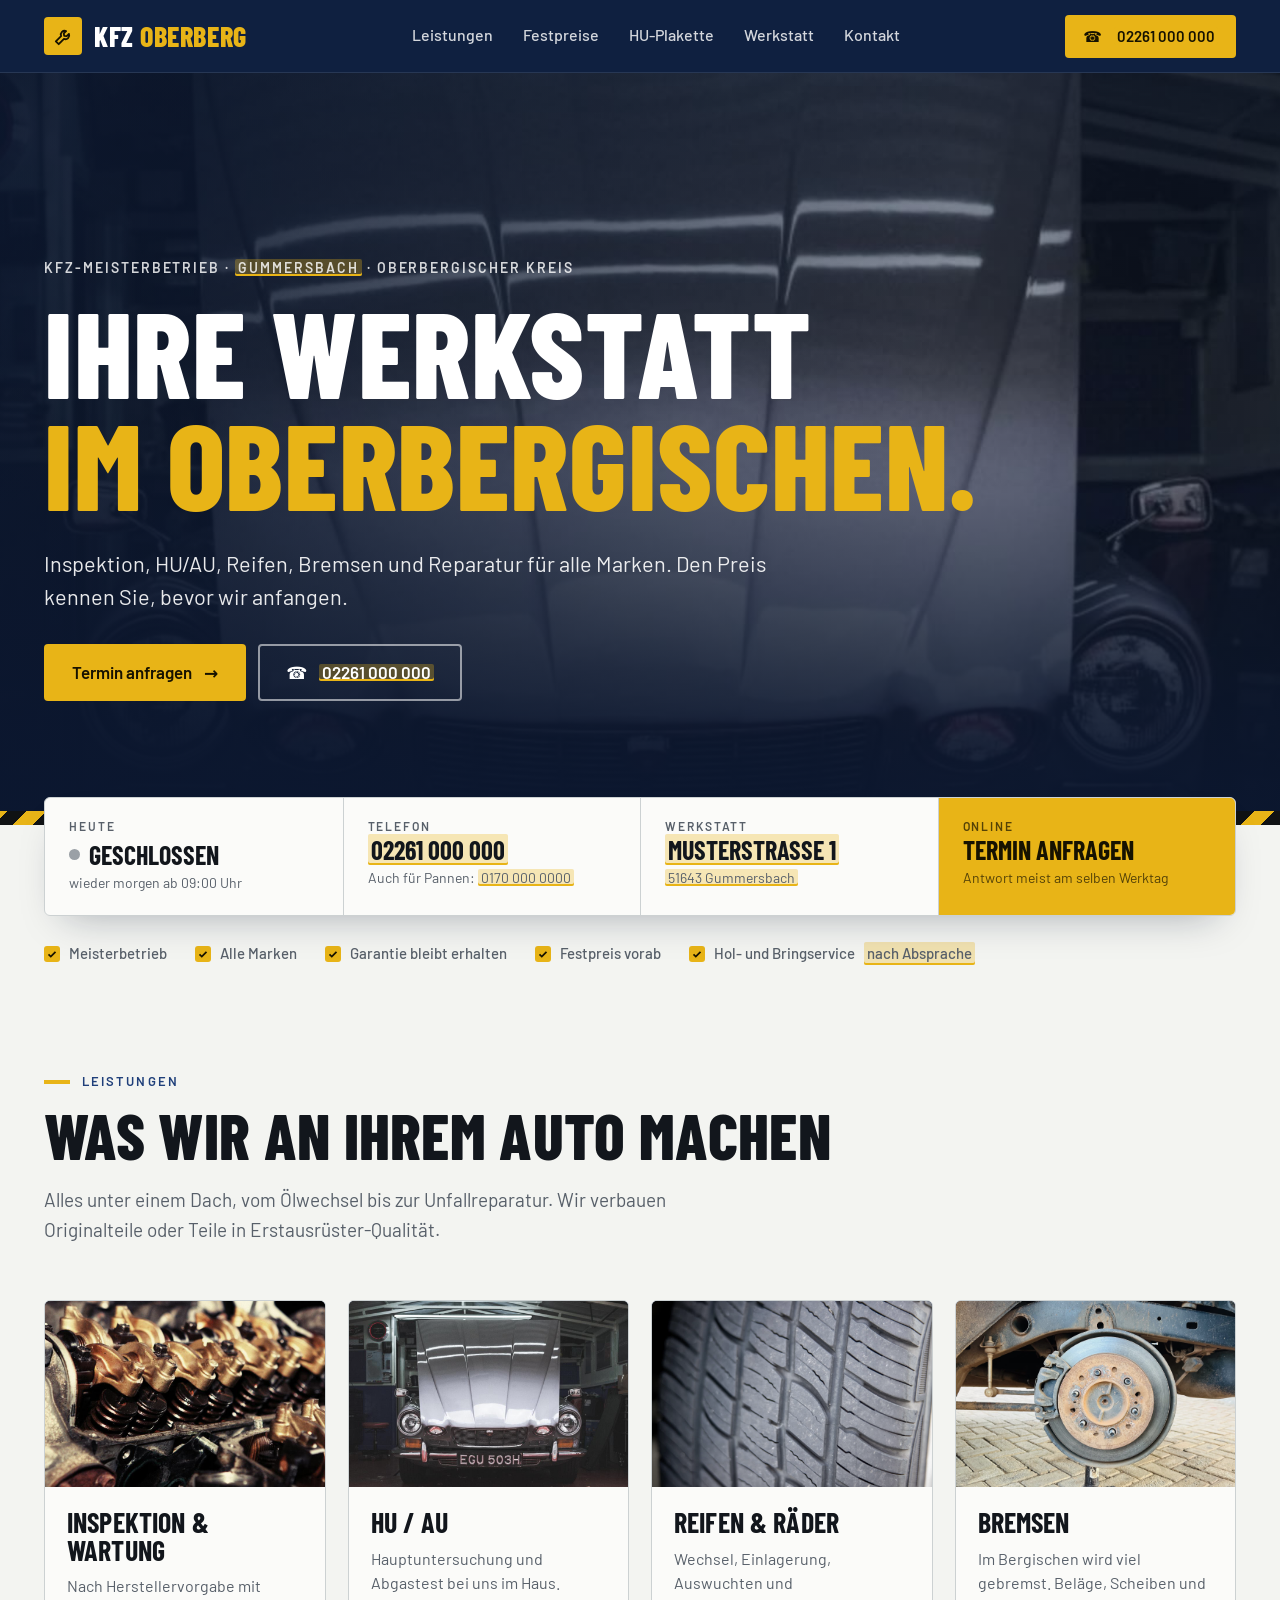
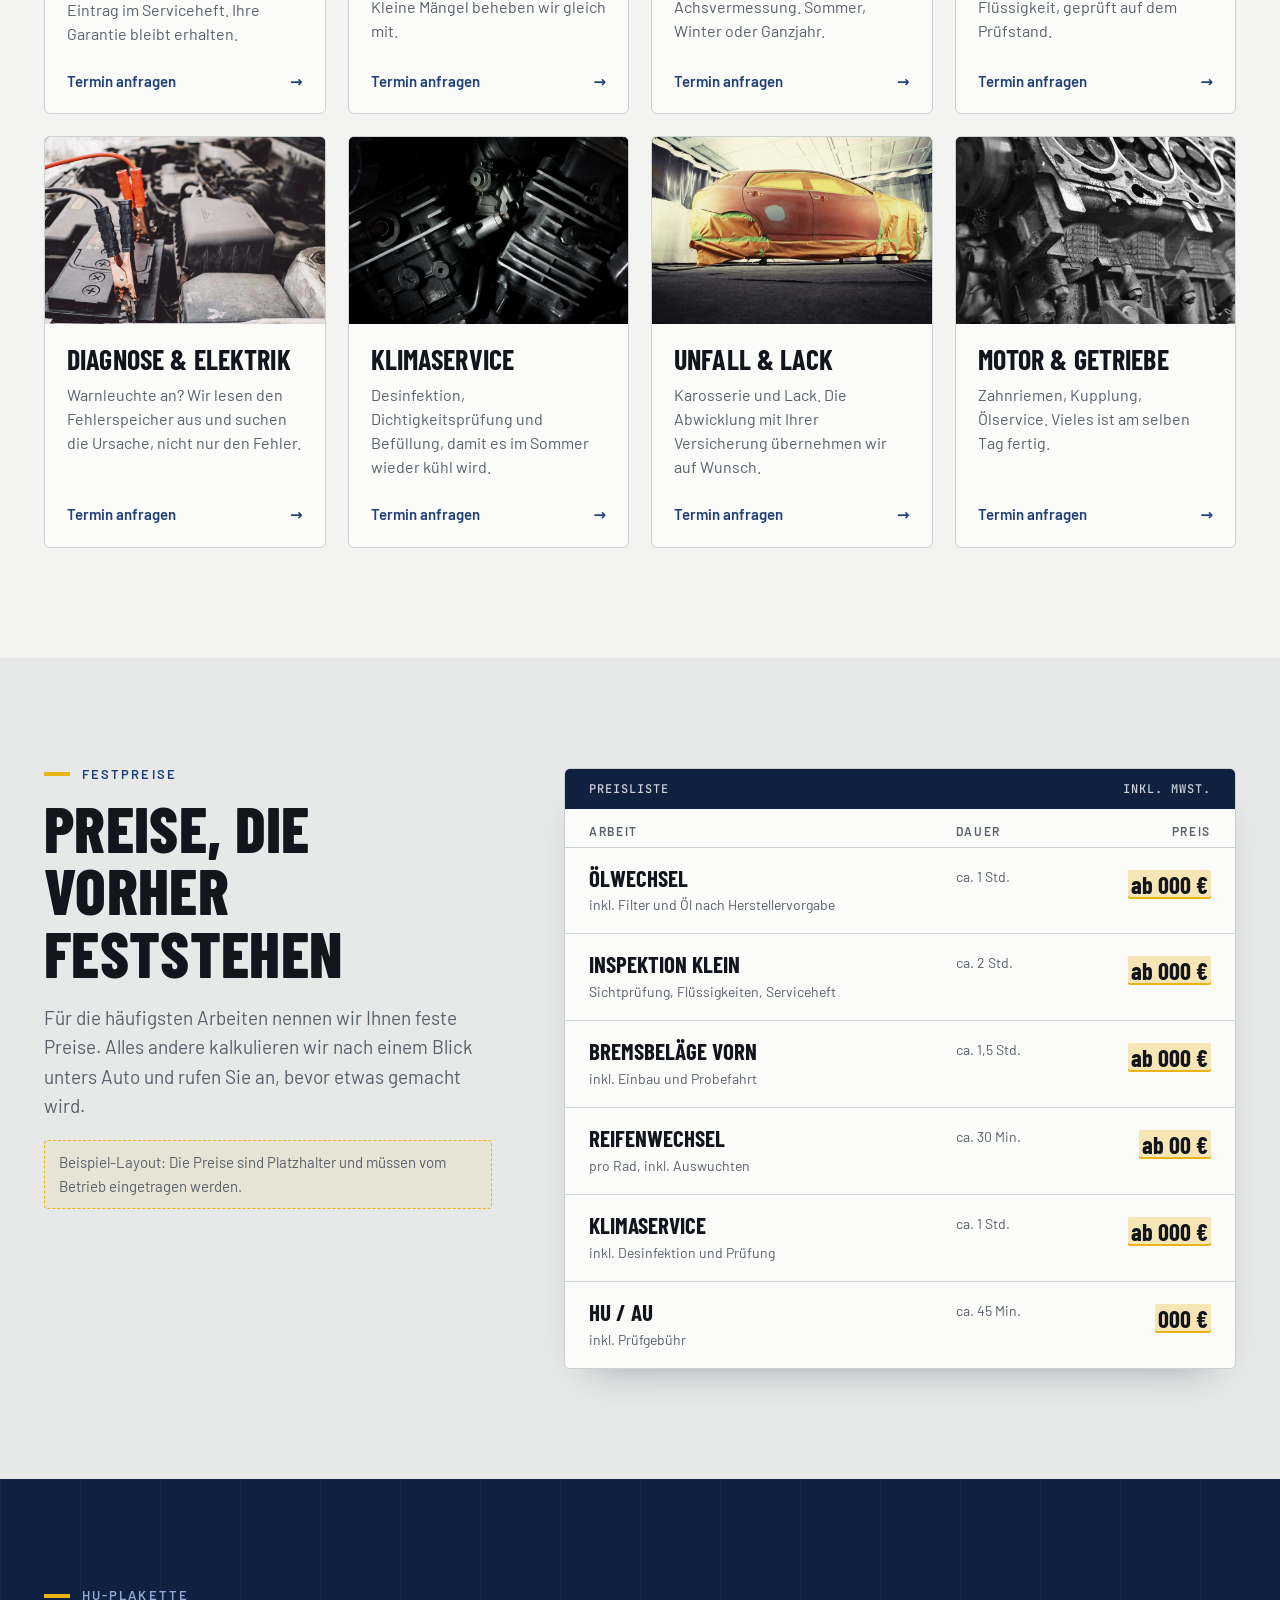
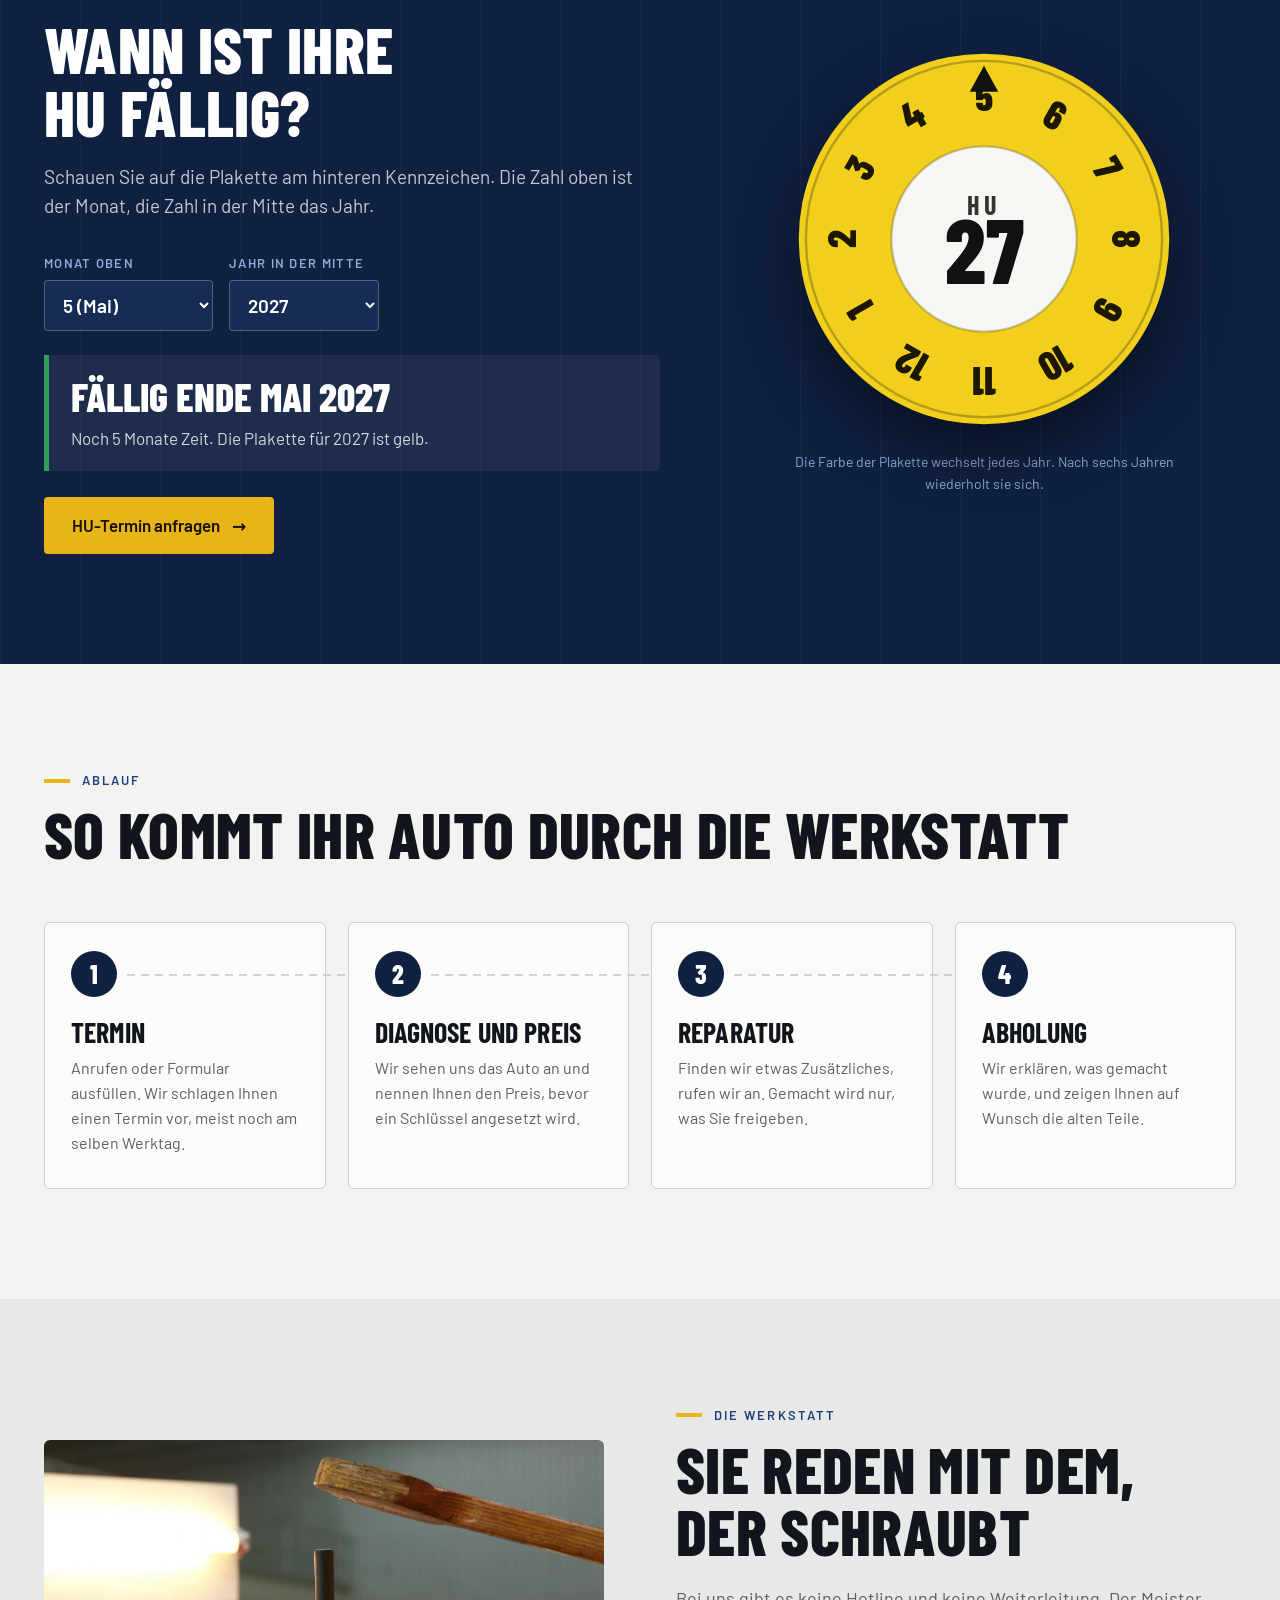
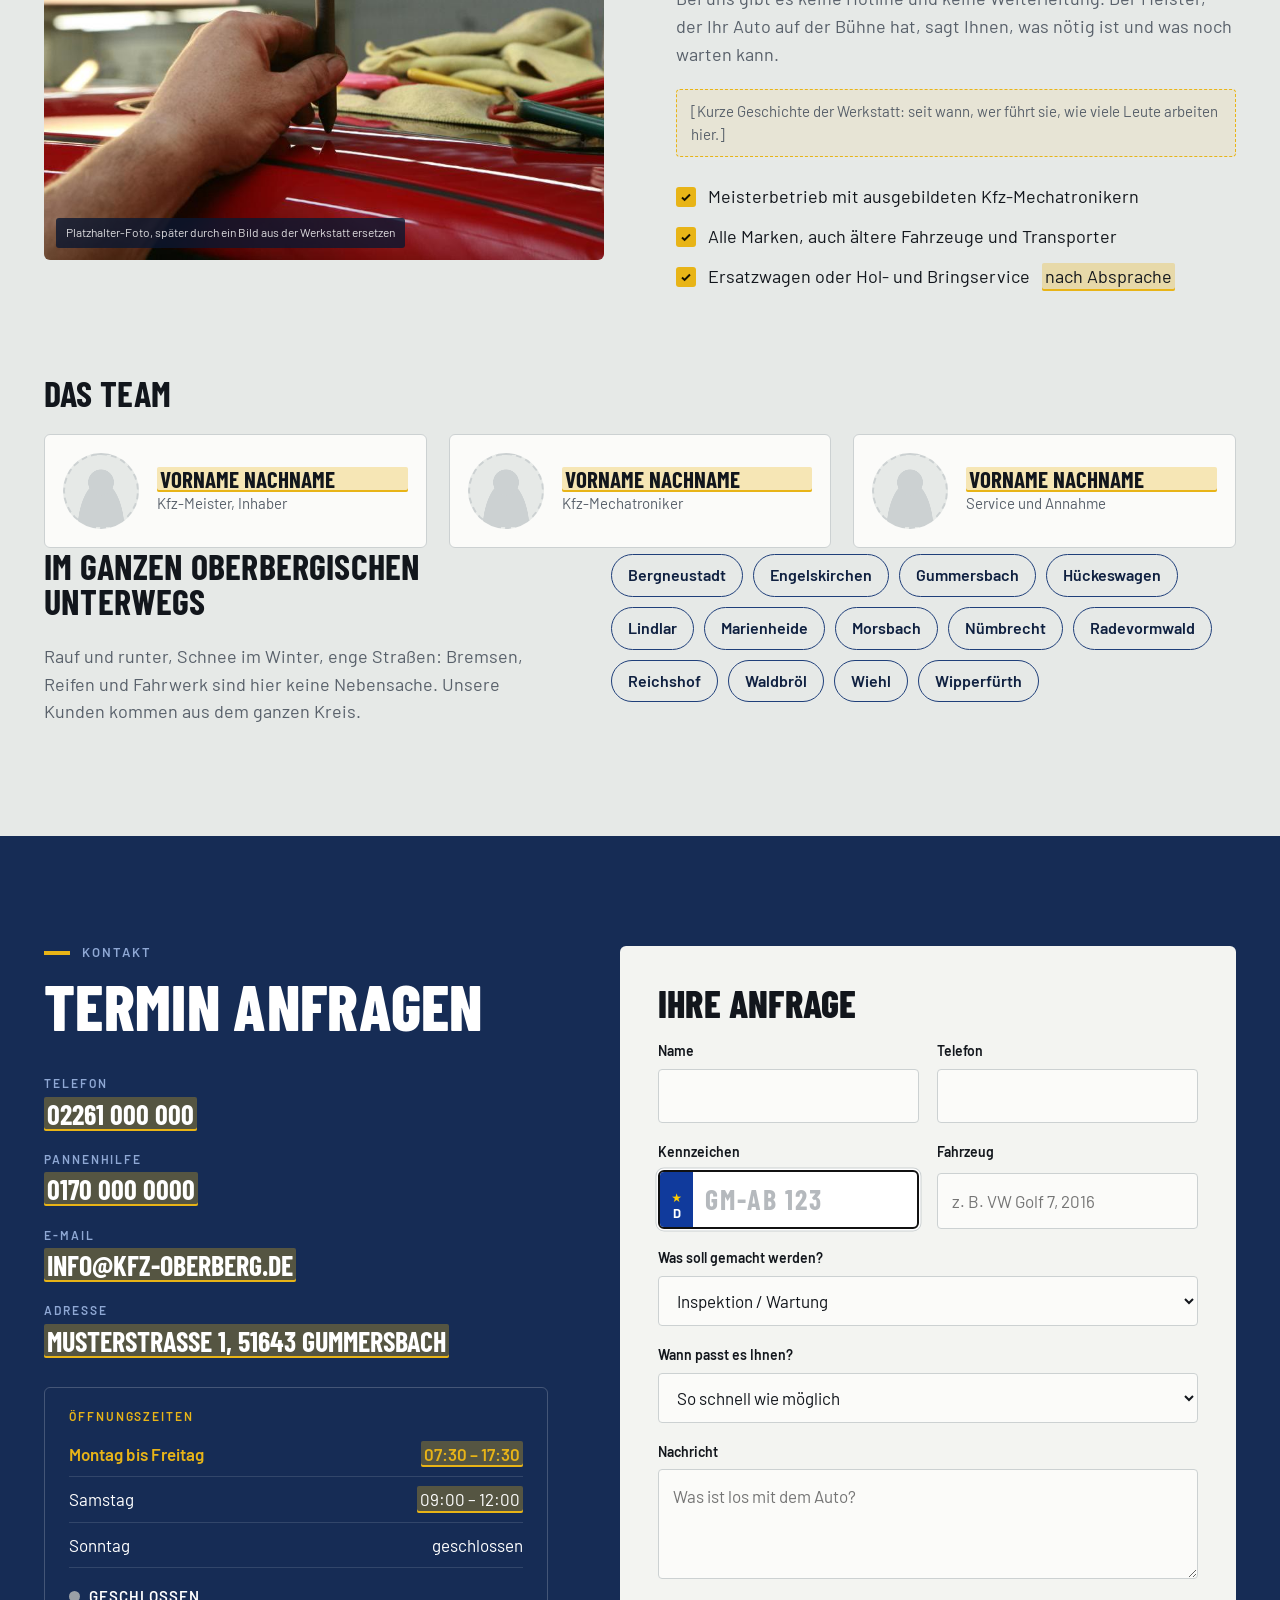
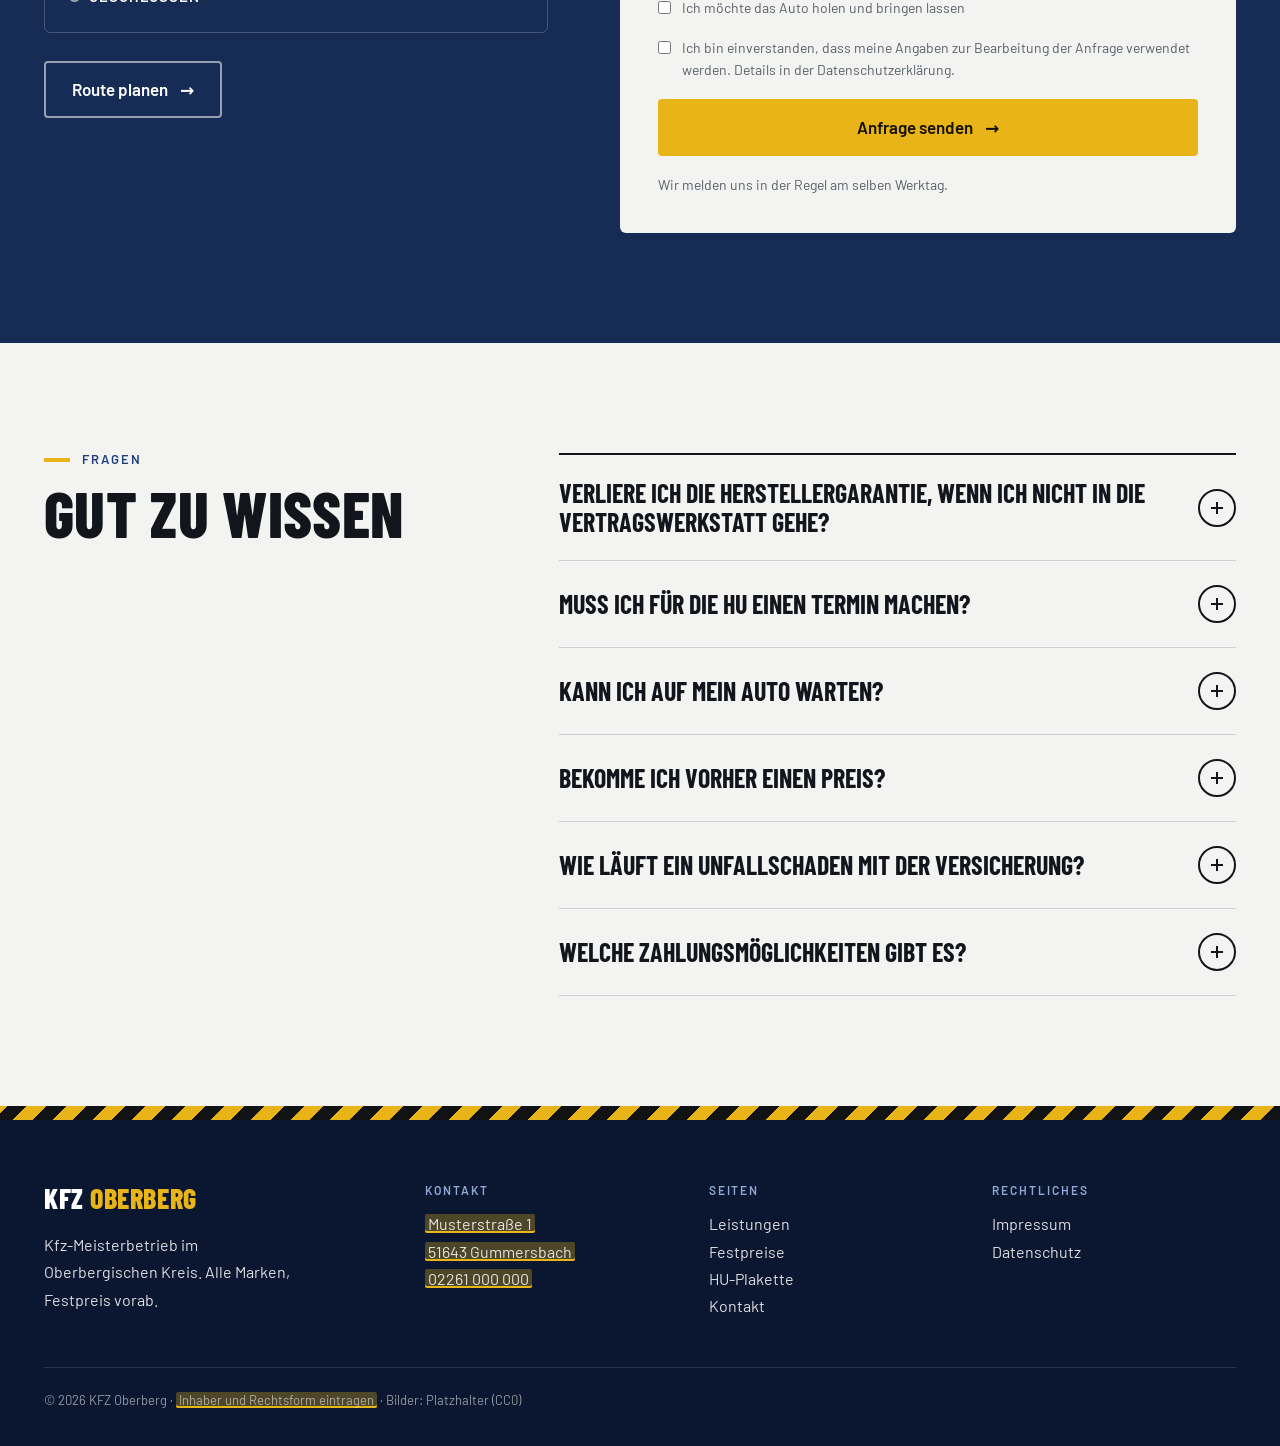
<file: index.html>
<!doctype html>
<html lang="de">
<head>
<meta charset="utf-8">
<meta name="viewport" content="width=device-width, initial-scale=1">
<title>KFZ Oberberg – Kfz-Meisterbetrieb im Oberbergischen</title>
<meta name="description" content="KFZ Oberberg: Inspektion, HU/AU, Reifen, Bremsen und Reparatur für alle Marken im Oberbergischen Kreis. Festpreis vor Arbeitsbeginn.">
<meta name="theme-color" content="#0f2040">
<link rel="preconnect" href="https://fonts.googleapis.com">
<link rel="preconnect" href="https://fonts.gstatic.com" crossorigin>
<link href="https://fonts.googleapis.com/css2?family=Barlow+Condensed:wght@500;600;700;800&family=Barlow:wght@400;500;600&family=JetBrains+Mono:wght@500&display=swap" rel="stylesheet">
<link rel="stylesheet" href="styles.css">
<script>document.documentElement.classList.add("js")</script>
</head>
<body>

<header class="site-header">
  <div class="wrap bar">
    <a class="logo" href="#top" aria-label="KFZ Oberberg, zur Startseite">
      <span class="logo-mark"><svg viewBox="0 0 24 24" fill="none" aria-hidden="true"><path d="M14.7 6.3a4 4 0 0 0-5.2 5.2L4 17l3 3 5.5-5.5a4 4 0 0 0 5.2-5.2l-2.4 2.4-2.6-.4-.4-2.6 2.4-2.4Z" stroke="currentColor" stroke-width="1.9" stroke-linejoin="round"/></svg></span>
      <span class="logo-text">KFZ <b>Oberberg</b></span>
    </a>
    <nav class="nav" aria-label="Hauptnavigation">
      <a href="#leistungen">Leistungen</a>
      <a href="#preise">Festpreise</a>
      <a href="#hu">HU-Plakette</a>
      <a href="#werkstatt">Werkstatt</a>
      <a href="#kontakt">Kontakt</a>
    </nav>
    <a class="btn btn-signal btn-sm" href="tel:+4900000000000" aria-label="Anrufen"><span aria-hidden="true">☎</span><span class="hide-sm"><span class="ph">02261 000 000</span></span></a>
  </div>
</header>

<main id="top">

  <!-- HERO -->
  <section class="hero">
    <div class="hero-media" aria-hidden="true">
      <video class="hero-video" autoplay muted loop playsinline preload="auto" poster="video/hero-poster.jpg">
        <source src="video/hero-mobil.mp4" type="video/mp4" media="(max-width: 700px)">
        <source src="video/hero.mp4" type="video/mp4">
      </video>
      <div class="hero-shade"></div>
    </div>
    <div class="wrap hero-inner">
      <p class="eyebrow">Kfz-Meisterbetrieb · <span class="ph">Gummersbach</span> · Oberbergischer Kreis</p>
      <h1 class="hero-title">
        <span class="ln"><span>Ihre Werkstatt</span></span>
        <span class="ln"><span class="y">im Oberbergischen.</span></span>
      </h1>
      <p class="hero-lead">Inspektion, HU/AU, Reifen, Bremsen und Reparatur für alle Marken. Den Preis kennen Sie, bevor wir anfangen.</p>
      <div class="hero-ctas">
        <a class="btn btn-signal" href="#kontakt">Termin anfragen <span class="arr" aria-hidden="true">→</span></a>
        <a class="btn btn-line" href="tel:+4900000000000">☎ <span class="ph">02261 000 000</span></a>
      </div>
    </div>
  </section>
  <div class="hazard" aria-hidden="true"></div>

  <!-- INFO-LEISTE -->
  <div class="wrap">
    <div class="infobar">
      <div class="info">
        <span class="info-k">Heute</span>
        <span class="info-v"><span class="live" data-status><i></i><span>…</span></span></span>
        <span class="info-s" data-today>&nbsp;</span>
      </div>
      <div class="info">
        <span class="info-k">Telefon</span>
        <span class="info-v"><span class="ph">02261 000 000</span></span>
        <span class="info-s">Auch für Pannen: <span class="ph">0170 000 0000</span></span>
      </div>
      <div class="info">
        <span class="info-k">Werkstatt</span>
        <span class="info-v"><span class="ph">Musterstraße 1</span></span>
        <span class="info-s"><span class="ph">51643 Gummersbach</span></span>
      </div>
      <a class="info info-cta" href="#kontakt"><span class="info-k">Online</span><span class="info-v">Termin anfragen</span><span class="info-s">Antwort meist am selben Werktag</span></a>
    </div>
    <ul class="trust">
      <li>Meisterbetrieb</li><li>Alle Marken</li><li>Garantie bleibt erhalten</li><li>Festpreis vorab</li><li>Hol- und Bringservice <span class="ph">nach Absprache</span></li>
    </ul>
  </div>

  <!-- LEISTUNGEN -->
  <section class="block" id="leistungen">
    <div class="wrap">
      <header class="sec-head reveal">
        <p class="label">Leistungen</p>
        <h2>Was wir an Ihrem Auto machen</h2>
        <p class="sec-sub">Alles unter einem Dach, vom Ölwechsel bis zur Unfallreparatur. Wir verbauen Originalteile oder Teile in Erstausrüster-Qualität.</p>
      </header>
      <ul class="cards">
        <li class="card reveal"><a href="#kontakt" data-leistung="Inspektion / Wartung">
          <span class="card-img"><img src="img/inspektion.jpg" alt="" loading="lazy"></span>
          <span class="card-body"><h3>Inspektion &amp; Wartung</h3><p>Nach Herstellervorgabe mit Eintrag im Serviceheft. Ihre Garantie bleibt erhalten.</p></span>
          <span class="card-go">Termin anfragen <i aria-hidden="true">→</i></span></a></li>
        <li class="card reveal"><a href="#kontakt" data-leistung="HU / AU">
          <span class="card-img"><img src="img/garage-front.jpg" alt="" loading="lazy"></span>
          <span class="card-body"><h3>HU / AU</h3><p>Hauptuntersuchung und Abgastest bei uns im Haus. Kleine Mängel beheben wir gleich mit.</p></span>
          <span class="card-go">Termin anfragen <i aria-hidden="true">→</i></span></a></li>
        <li class="card reveal"><a href="#kontakt" data-leistung="Reifen">
          <span class="card-img"><img src="img/reifen.jpg" alt="" loading="lazy"></span>
          <span class="card-body"><h3>Reifen &amp; Räder</h3><p>Wechsel, Einlagerung, Auswuchten und Achsvermessung. Sommer, Winter oder Ganzjahr.</p></span>
          <span class="card-go">Termin anfragen <i aria-hidden="true">→</i></span></a></li>
        <li class="card reveal"><a href="#kontakt" data-leistung="Bremsen">
          <span class="card-img"><img src="img/bremse.jpg" alt="" loading="lazy"></span>
          <span class="card-body"><h3>Bremsen</h3><p>Im Bergischen wird viel gebremst. Beläge, Scheiben und Flüssigkeit, geprüft auf dem Prüfstand.</p></span>
          <span class="card-go">Termin anfragen <i aria-hidden="true">→</i></span></a></li>
        <li class="card reveal"><a href="#kontakt" data-leistung="Diagnose / Warnleuchte">
          <span class="card-img"><img src="img/elektrik.jpg" alt="" loading="lazy"></span>
          <span class="card-body"><h3>Diagnose &amp; Elektrik</h3><p>Warnleuchte an? Wir lesen den Fehlerspeicher aus und suchen die Ursache, nicht nur den Fehler.</p></span>
          <span class="card-go">Termin anfragen <i aria-hidden="true">→</i></span></a></li>
        <li class="card reveal"><a href="#kontakt" data-leistung="Klimaservice">
          <span class="card-img"><img src="img/motor-dunkel.jpg" alt="" loading="lazy"></span>
          <span class="card-body"><h3>Klimaservice</h3><p>Desinfektion, Dichtigkeitsprüfung und Befüllung, damit es im Sommer wieder kühl wird.</p></span>
          <span class="card-go">Termin anfragen <i aria-hidden="true">→</i></span></a></li>
        <li class="card reveal"><a href="#kontakt" data-leistung="Unfallschaden">
          <span class="card-img"><img src="img/lack.jpg" alt="" loading="lazy"></span>
          <span class="card-body"><h3>Unfall &amp; Lack</h3><p>Karosserie und Lack. Die Abwicklung mit Ihrer Versicherung übernehmen wir auf Wunsch.</p></span>
          <span class="card-go">Termin anfragen <i aria-hidden="true">→</i></span></a></li>
        <li class="card reveal"><a href="#kontakt" data-leistung="Sonstiges">
          <span class="card-img"><img src="img/motorblock.jpg" alt="" loading="lazy"></span>
          <span class="card-body"><h3>Motor &amp; Getriebe</h3><p>Zahnriemen, Kupplung, Ölservice. Vieles ist am selben Tag fertig.</p></span>
          <span class="card-go">Termin anfragen <i aria-hidden="true">→</i></span></a></li>
      </ul>
    </div>
  </section>

  <!-- FESTPREISE -->
  <section class="block block-tint" id="preise">
    <div class="wrap price-grid">
      <header class="reveal">
        <p class="label">Festpreise</p>
        <h2>Preise, die vorher feststehen</h2>
        <p class="sec-sub">Für die häufigsten Arbeiten nennen wir Ihnen feste Preise. Alles andere kalkulieren wir nach einem Blick unters Auto und rufen Sie an, bevor etwas gemacht wird.</p>
        <p class="note-ph">Beispiel-Layout: Die Preise sind Platzhalter und müssen vom Betrieb eingetragen werden.</p>
      </header>
      <div class="order reveal">
        <div class="order-head"><span class="mono">Preisliste</span><span class="mono">inkl. MwSt.</span></div>
        <table>
          <thead><tr><th scope="col">Arbeit</th><th scope="col">Dauer</th><th scope="col" class="r">Preis</th></tr></thead>
          <tbody>
            <tr><td><b>Ölwechsel</b><span>inkl. Filter und Öl nach Herstellervorgabe</span></td><td>ca. 1 Std.</td><td class="r"><span class="ph">ab 000 €</span></td></tr>
            <tr><td><b>Inspektion klein</b><span>Sichtprüfung, Flüssigkeiten, Serviceheft</span></td><td>ca. 2 Std.</td><td class="r"><span class="ph">ab 000 €</span></td></tr>
            <tr><td><b>Bremsbeläge vorn</b><span>inkl. Einbau und Probefahrt</span></td><td>ca. 1,5 Std.</td><td class="r"><span class="ph">ab 000 €</span></td></tr>
            <tr><td><b>Reifenwechsel</b><span>pro Rad, inkl. Auswuchten</span></td><td>ca. 30 Min.</td><td class="r"><span class="ph">ab 00 €</span></td></tr>
            <tr><td><b>Klimaservice</b><span>inkl. Desinfektion und Prüfung</span></td><td>ca. 1 Std.</td><td class="r"><span class="ph">ab 000 €</span></td></tr>
            <tr><td><b>HU / AU</b><span>inkl. Prüfgebühr</span></td><td>ca. 45 Min.</td><td class="r"><span class="ph">000 €</span></td></tr>
          </tbody>
        </table>
      </div>
    </div>
  </section>

  <!-- HU-PLAKETTE -->
  <section class="hu" id="hu">
    <div class="wrap hu-grid">
      <div class="hu-copy reveal">
        <p class="label">HU-Plakette</p>
        <h2>Wann ist Ihre HU fällig?</h2>
        <p class="sec-sub">Schauen Sie auf die Plakette am hinteren Kennzeichen. Die Zahl oben ist der Monat, die Zahl in der Mitte das Jahr.</p>
        <div class="hu-controls">
          <label for="hu-m">Monat oben
            <select id="hu-m"></select></label>
          <label for="hu-y">Jahr in der Mitte
            <select id="hu-y"></select></label>
        </div>
        <div class="hu-result" id="hu-result" aria-live="polite"></div>
        <a class="btn btn-signal" href="#kontakt" data-leistung="HU / AU">HU-Termin anfragen <span class="arr" aria-hidden="true">→</span></a>
      </div>
      <figure class="plakette reveal">
        <svg id="hu-svg" viewBox="0 0 320 320" role="img" aria-label="HU-Plakette in der Farbe des gewählten Jahres">
          <circle cx="160" cy="160" r="156" id="hu-bg" fill="#2d62b4"/>
          <circle cx="160" cy="160" r="150" fill="none" stroke="rgba(0,0,0,.25)" stroke-width="2"/>
          <g id="hu-ring"></g>
          <circle cx="160" cy="160" r="78" fill="#f6f6f2"/>
          <circle cx="160" cy="160" r="78" fill="none" stroke="rgba(0,0,0,.2)" stroke-width="2"/>
          <text x="160" y="140" text-anchor="middle" font-family="Barlow Condensed, sans-serif" font-weight="700" font-size="22" letter-spacing="3" fill="#333">HU</text>
          <text x="160" y="198" text-anchor="middle" font-family="Barlow Condensed, sans-serif" font-weight="800" font-size="76" id="hu-year" fill="#111">26</text>
          <path d="M160 14 l12 22 h-24 z" fill="#111"/>
        </svg>
        <figcaption>Die Farbe der Plakette wechselt jedes Jahr. Nach sechs Jahren wiederholt sie sich.</figcaption>
      </figure>
    </div>
  </section>

  <!-- ABLAUF -->
  <section class="block" id="ablauf">
    <div class="wrap">
      <header class="sec-head reveal">
        <p class="label">Ablauf</p>
        <h2>So kommt Ihr Auto durch die Werkstatt</h2>
      </header>
      <ol class="steps">
        <li class="step reveal"><span class="step-n">1</span><h3>Termin</h3><p>Anrufen oder Formular ausfüllen. Wir schlagen Ihnen einen Termin vor, meist noch am selben Werktag.</p></li>
        <li class="step reveal"><span class="step-n">2</span><h3>Diagnose und Preis</h3><p>Wir sehen uns das Auto an und nennen Ihnen den Preis, bevor ein Schlüssel angesetzt wird.</p></li>
        <li class="step reveal"><span class="step-n">3</span><h3>Reparatur</h3><p>Finden wir etwas Zusätzliches, rufen wir an. Gemacht wird nur, was Sie freigeben.</p></li>
        <li class="step reveal"><span class="step-n">4</span><h3>Abholung</h3><p>Wir erklären, was gemacht wurde, und zeigen Ihnen auf Wunsch die alten Teile.</p></li>
      </ol>
    </div>
  </section>

  <!-- WERKSTATT / TEAM / REGION -->
  <section class="block block-tint" id="werkstatt">
    <div class="wrap about">
      <figure class="about-img reveal"><img src="img/handarbeit.jpg" alt="Mechaniker bei der Arbeit an einem Fahrzeug" loading="lazy"><figcaption>Platzhalter-Foto, später durch ein Bild aus der Werkstatt ersetzen</figcaption></figure>
      <div class="about-copy reveal">
        <p class="label">Die Werkstatt</p>
        <h2>Sie reden mit dem, der schraubt</h2>
        <p>Bei uns gibt es keine Hotline und keine Weiterleitung. Der Meister, der Ihr Auto auf der Bühne hat, sagt Ihnen, was nötig ist und was noch warten kann.</p>
        <p class="note-ph">[Kurze Geschichte der Werkstatt: seit wann, wer führt sie, wie viele Leute arbeiten hier.]</p>
        <ul class="checks">
          <li>Meisterbetrieb mit ausgebildeten Kfz-Mechatronikern</li>
          <li>Alle Marken, auch ältere Fahrzeuge und Transporter</li>
          <li>Ersatzwagen oder Hol- und Bringservice <span class="ph">nach Absprache</span></li>
        </ul>
      </div>
    </div>

    <div class="wrap">
      <h3 class="sub-h reveal">Das Team</h3>
      <ul class="team">
        <li class="reveal"><span class="avatar" aria-hidden="true"></span><b class="ph">Vorname Nachname</b><span>Kfz-Meister, Inhaber</span></li>
        <li class="reveal"><span class="avatar" aria-hidden="true"></span><b class="ph">Vorname Nachname</b><span>Kfz-Mechatroniker</span></li>
        <li class="reveal"><span class="avatar" aria-hidden="true"></span><b class="ph">Vorname Nachname</b><span>Service und Annahme</span></li>
      </ul>
    </div>

    <div class="wrap region">
      <div class="region-copy reveal">
        <h3 class="sub-h">Im ganzen Oberbergischen unterwegs</h3>
        <p>Rauf und runter, Schnee im Winter, enge Straßen: Bremsen, Reifen und Fahrwerk sind hier keine Nebensache. Unsere Kunden kommen aus dem ganzen Kreis.</p>
      </div>
      <ul class="towns reveal">
        <li>Bergneustadt</li><li>Engelskirchen</li><li>Gummersbach</li><li>Hückeswagen</li><li>Lindlar</li><li>Marienheide</li><li>Morsbach</li><li>Nümbrecht</li><li>Radevormwald</li><li>Reichshof</li><li>Waldbröl</li><li>Wiehl</li><li>Wipperfürth</li>
      </ul>
    </div>
  </section>

  <!-- KONTAKT -->
  <section class="contact" id="kontakt">
    <div class="wrap contact-grid">
      <div class="contact-info reveal">
        <p class="label">Kontakt</p>
        <h2>Termin anfragen</h2>
        <dl>
          <div><dt>Telefon</dt><dd><a href="tel:+4900000000000"><span class="ph">02261 000 000</span></a></dd></div>
          <div><dt>Pannenhilfe</dt><dd><span class="ph">0170 000 0000</span></dd></div>
          <div><dt>E-Mail</dt><dd><span class="ph">info@kfz-oberberg.de</span></dd></div>
          <div><dt>Adresse</dt><dd><span class="ph">Musterstraße 1, 51643 Gummersbach</span></dd></div>
        </dl>
        <div class="hours-card">
          <h3>Öffnungszeiten</h3>
          <ul class="hours" data-hours>
            <li data-d="1-5"><span>Montag bis Freitag</span><span class="ph">07:30 – 17:30</span></li>
            <li data-d="6"><span>Samstag</span><span class="ph">09:00 – 12:00</span></li>
            <li data-d="0"><span>Sonntag</span><span>geschlossen</span></li>
          </ul>
          <span class="live" data-status><i></i><span>…</span></span>
        </div>
        <a class="btn btn-line" href="https://maps.google.com/?q=Gummersbach" target="_blank" rel="noopener">Route planen <span class="arr" aria-hidden="true">→</span></a>
      </div>

      <form id="anfrage" class="form reveal" novalidate>
        <h3>Ihre Anfrage</h3>
        <label for="f-name">Name<input id="f-name" name="name" autocomplete="name" required></label>
        <label for="f-tel">Telefon<input id="f-tel" name="telefon" type="tel" autocomplete="tel" required></label>
        <div class="field">
          <label for="f-kz">Kennzeichen</label>
          <span class="kz"><span class="kz-eu" aria-hidden="true"><i>★</i>D</span><input id="f-kz" name="kennzeichen" placeholder="GM-AB 123" autocapitalize="characters" autocomplete="off" maxlength="12"></span>
        </div>
        <label for="f-auto">Fahrzeug<input id="f-auto" name="fahrzeug" placeholder="z. B. VW Golf 7, 2016"></label>
        <label for="leistung" class="full">Was soll gemacht werden?
          <select id="leistung" name="leistung">
            <option>Inspektion / Wartung</option><option>HU / AU</option><option>Reifen</option>
            <option>Bremsen</option><option>Diagnose / Warnleuchte</option><option>Klimaservice</option>
            <option>Unfallschaden</option><option>Sonstiges</option>
          </select></label>
        <label for="f-wann" class="full">Wann passt es Ihnen?
          <select id="f-wann" name="wann">
            <option>So schnell wie möglich</option><option>Diese Woche</option><option>Nächste Woche</option><option>Später, ich melde mich</option>
          </select></label>
        <label for="f-text" class="full">Nachricht<textarea id="f-text" name="nachricht" placeholder="Was ist los mit dem Auto?"></textarea></label>
        <label for="f-hol" class="check full"><input id="f-hol" name="holservice" type="checkbox"> Ich möchte das Auto holen und bringen lassen</label>
        <label for="f-ok" class="check full"><input id="f-ok" type="checkbox" required> Ich bin einverstanden, dass meine Angaben zur Bearbeitung der Anfrage verwendet werden. Details in der Datenschutzerklärung.</label>
        <button class="btn btn-signal" type="submit">Anfrage senden <span class="arr" aria-hidden="true">→</span></button>
        <p class="form-note" id="form-note">Wir melden uns in der Regel am selben Werktag.</p>
      </form>
    </div>
  </section>

  <!-- FAQ -->
  <section class="block" id="faq">
    <div class="wrap faq-grid">
      <header class="reveal"><p class="label">Fragen</p><h2>Gut zu wissen</h2></header>
      <div class="faq-list reveal">
        <details><summary>Verliere ich die Herstellergarantie, wenn ich nicht in die Vertragswerkstatt gehe?</summary>
          <p>Nein. Solange nach Herstellervorgabe und mit passenden Teilen gewartet wird, bleibt die Garantie erhalten. Wir tragen alles ins Serviceheft ein.</p></details>
        <details><summary>Muss ich für die HU einen Termin machen?</summary>
          <p><span class="ph">[Mit dem Betrieb abklären: mit Termin, ohne Termin oder beides.]</span></p></details>
        <details><summary>Kann ich auf mein Auto warten?</summary>
          <p>Bei kleineren Arbeiten wie Ölwechsel oder Reifenwechsel ja. Sagen Sie es bei der Terminabsprache, dann planen wir das ein.</p></details>
        <details><summary>Bekomme ich vorher einen Preis?</summary>
          <p>Ja. Sie bekommen einen Festpreis, bevor wir anfangen. Ergibt sich während der Arbeit etwas Zusätzliches, rufen wir vorher an.</p></details>
        <details><summary>Wie läuft ein Unfallschaden mit der Versicherung?</summary>
          <p>Bringen Sie das Fahrzeug vorbei. Wir dokumentieren den Schaden, organisieren auf Wunsch einen Gutachter und rechnen direkt mit der Versicherung ab.</p></details>
        <details><summary>Welche Zahlungsmöglichkeiten gibt es?</summary>
          <p><span class="ph">[Bar, EC-Karte, Kreditkarte, Überweisung: mit dem Betrieb abklären.]</span></p></details>
      </div>
    </div>
  </section>
</main>

<footer class="footer">
  <div class="hazard" aria-hidden="true"></div>
  <div class="wrap foot">
    <div class="foot-brand">
      <span class="logo-text">KFZ <b>Oberberg</b></span>
      <p>Kfz-Meisterbetrieb im Oberbergischen Kreis. Alle Marken, Festpreis vorab.</p>
    </div>
    <div class="foot-col"><h4>Kontakt</h4><p><span class="ph">Musterstraße 1</span><br><span class="ph">51643 Gummersbach</span></p><p><span class="ph">02261 000 000</span></p></div>
    <div class="foot-col"><h4>Seiten</h4><p><a href="#leistungen">Leistungen</a><br><a href="#preise">Festpreise</a><br><a href="#hu">HU-Plakette</a><br><a href="#kontakt">Kontakt</a></p></div>
    <div class="foot-col"><h4>Rechtliches</h4><p><a href="impressum.html">Impressum</a><br><a href="datenschutz.html">Datenschutz</a></p></div>
  </div>
  <div class="wrap"><p class="copy">© <span id="year">2026</span> KFZ Oberberg · <span class="ph">Inhaber und Rechtsform eintragen</span> · Bilder: Platzhalter (CC0)</p></div>
</footer>

<div class="callbar">
  <a class="btn btn-signal" href="tel:+4900000000000">☎ Anrufen</a>
  <a class="btn btn-dark" href="#kontakt">Termin</a>
</div>

<script src="main.js"></script>
</body>
</html>
</file>
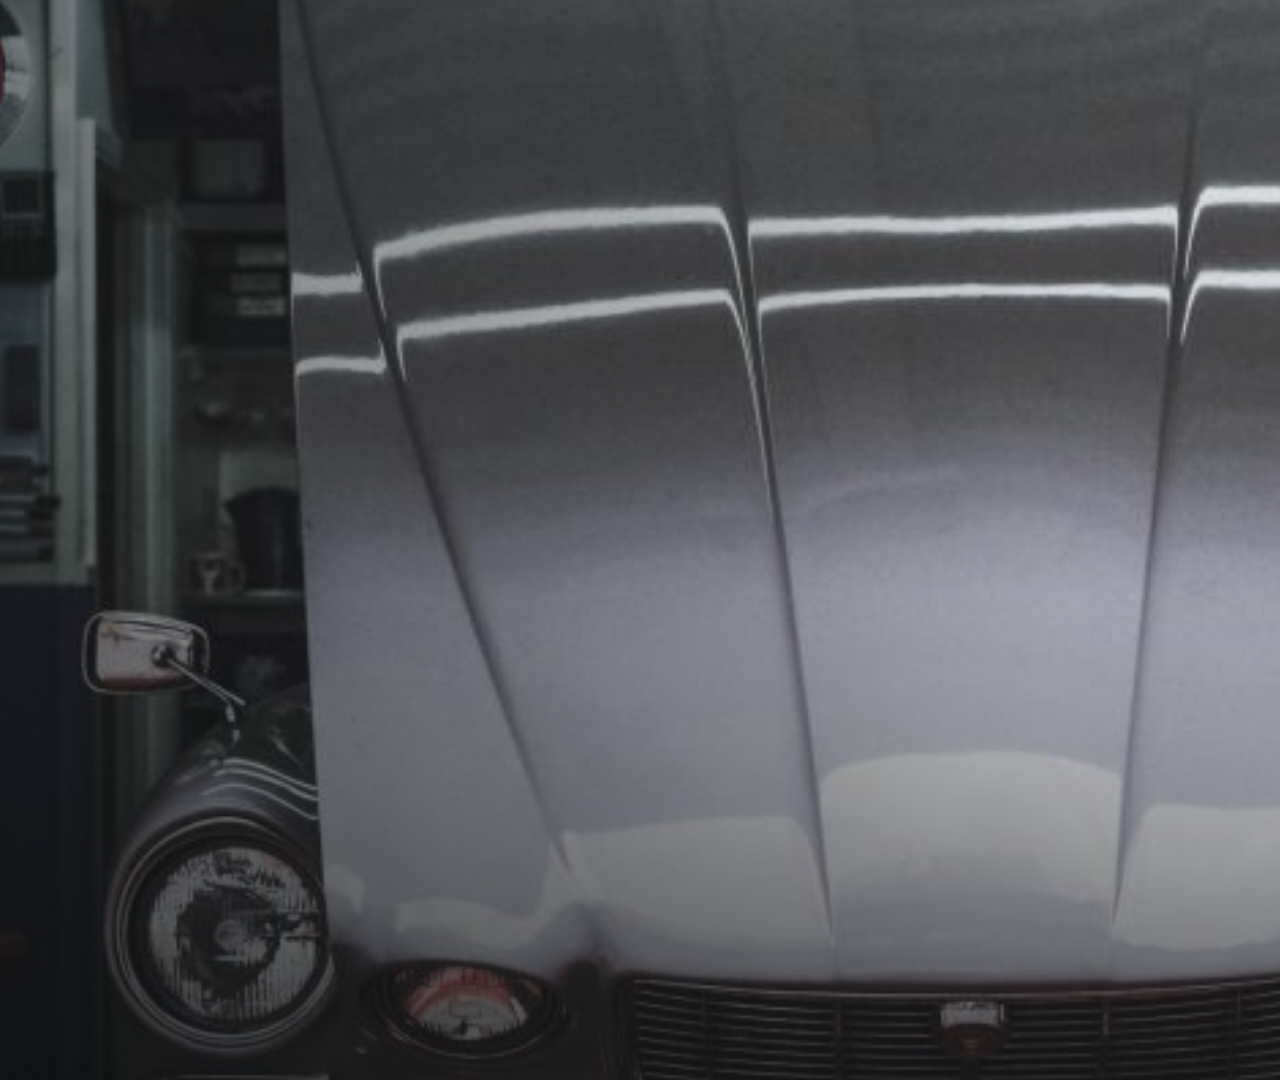
<file: film/index.html>
<!doctype html>
<html lang="de" data-resolution="landscape">
  <head>
    <meta charset="UTF-8" />
    <meta name="viewport" content="width=1920, height=1080" />
    <title>KFZ Oberberg – Hero-Film</title>
    <script src="https://cdn.jsdelivr.net/npm/gsap@3.14.2/dist/gsap.min.js"></script>
    <style>
      * { margin: 0; padding: 0; box-sizing: border-box; }
      html, body { margin: 0; width: 1920px; height: 1080px; overflow: hidden; background: #0d0f10; }
      #root { position: relative; width: 100%; height: 100%; overflow: hidden; background: #0d0f10; }
      .clip { position: absolute; inset: 0; overflow: hidden; }
      .kb { position: absolute; inset: 0; width: 100%; height: 100%; }
      #kb1, #kb1b { transform-origin: 50% 18%; }
      .kb img { display: block; width: 100%; height: 100%; object-fit: cover; }
      /* Abdunklung unten/links, damit Text der Webseite darauf lesbar bleibt */
      #shade { position: absolute; inset: 0; z-index: 5;
        background:
          linear-gradient(90deg, rgba(13,15,16,.55) 0%, rgba(13,15,16,.15) 55%, rgba(13,15,16,0) 100%),
          linear-gradient(0deg, rgba(13,15,16,.6) 0%, rgba(13,15,16,0) 45%); }
      .wipe { position: absolute; top: -200px; left: 0; width: 2600px; height: 1480px; z-index: 10;
        background: repeating-linear-gradient(-45deg, #15171a 0 70px, #e8b417 70px 140px); }
      .wipe .edge { position: absolute; top: 0; bottom: 0; right: 0; width: 28px; background: #e8b417; }
    </style>
  </head>
  <body>
    <div id="root" data-composition-id="main" data-start="0" data-duration="12" data-width="1920" data-height="1080">
      <section id="s1" class="clip" data-start="0" data-duration="2" data-track-index="0">
        <div class="kb" id="kb1" data-layout-allow-overflow><img src="assets/garage-front.jpg" alt="" data-color-grading='{"intensity":0.8,"adjust":{"contrast":0.12,"saturation":-0.15,"highlights":-0.1,"shadows":-0.04},"details":{"vignette":0.25,"grain":0.12}}' /></div>
      </section>
      <section id="s2" class="clip" data-start="2" data-duration="2" data-track-index="0">
        <div class="kb" id="kb2" data-layout-allow-overflow><img src="assets/motor-dunkel.jpg" alt="" data-color-grading='{"intensity":0.8,"adjust":{"contrast":0.12,"saturation":-0.15,"highlights":-0.1},"details":{"vignette":0.25,"grain":0.12}}' /></div>
      </section>
      <section id="s3" class="clip" data-start="4" data-duration="2" data-track-index="0">
        <div class="kb" id="kb3" data-layout-allow-overflow><img src="assets/bremse.jpg" alt="" data-color-grading='{"intensity":0.8,"adjust":{"contrast":0.12,"saturation":-0.2,"exposure":-0.06,"highlights":-0.12},"details":{"vignette":0.3,"grain":0.12}}' /></div>
      </section>
      <section id="s4" class="clip" data-start="6" data-duration="2" data-track-index="0">
        <div class="kb" id="kb4" data-layout-allow-overflow><img src="assets/reifen.jpg" alt="" data-color-grading='{"intensity":0.8,"adjust":{"contrast":0.14,"saturation":-0.15},"details":{"vignette":0.25,"grain":0.12}}' /></div>
      </section>
      <section id="s5" class="clip" data-start="8" data-duration="2" data-track-index="0">
        <div class="kb" id="kb5" data-layout-allow-overflow><img src="assets/inspektion.jpg" alt="" data-color-grading='{"intensity":0.8,"adjust":{"contrast":0.12,"saturation":-0.1,"highlights":-0.1},"details":{"vignette":0.25,"grain":0.12}}' /></div>
      </section>
      <section id="s6" class="clip" data-start="10" data-duration="1.75" data-track-index="0">
        <div class="kb" id="kb6" data-layout-allow-overflow><img src="assets/elektrik.jpg" alt="" data-color-grading='{"intensity":0.8,"adjust":{"contrast":0.12,"saturation":-0.15,"exposure":-0.04},"details":{"vignette":0.25,"grain":0.12}}' /></div>
      </section>
      <!-- Schleifenschluss: Einstellung 1 kehrt zurück, damit Bild 12 s == Bild 0 s -->
      <section id="s1b" class="clip" data-start="11.75" data-duration="0.25" data-track-index="0">
        <div class="kb" id="kb1b" data-layout-allow-overflow><img src="assets/garage-front.jpg" alt="" data-color-grading='{"intensity":0.8,"adjust":{"contrast":0.12,"saturation":-0.15,"highlights":-0.1,"shadows":-0.04},"details":{"vignette":0.25,"grain":0.12}}' /></div>
      </section>

      <div id="shade"></div>
      <div class="wipe" id="w1" data-layout-allow-overflow><div class="edge"></div></div>
      <div class="wipe" id="w2" data-layout-allow-overflow><div class="edge"></div></div>
      <div class="wipe" id="w3" data-layout-allow-overflow><div class="edge"></div></div>
      <div class="wipe" id="w4" data-layout-allow-overflow><div class="edge"></div></div>
      <div class="wipe" id="w5" data-layout-allow-overflow><div class="edge"></div></div>
      <div class="wipe" id="w6" data-layout-allow-overflow><div class="edge"></div></div>
    </div>
    <script>
      const tl = gsap.timeline({ paused: true });

      // Kamerafahrten (Ken Burns) auf dem inneren Wrapper, nie auf dem .clip
      tl.fromTo("#kb2", { scale: 1.18, x: 60 }, { scale: 1.05, x: -40, duration: 2, ease: "none" }, 2);
      tl.fromTo("#kb3", { scale: 1.05, y: 30 }, { scale: 1.2, y: -20, duration: 2, ease: "none" }, 4);
      tl.fromTo("#kb4", { scale: 1.15, x: -70 }, { scale: 1.15, x: 70, duration: 2, ease: "none" }, 6);
      tl.fromTo("#kb5", { scale: 1.22, x: 40, y: 20 }, { scale: 1.08, x: -20, y: -10, duration: 2, ease: "none" }, 8);
      tl.fromTo("#kb6", { scale: 1.06 }, { scale: 1.2, duration: 1.75, ease: "none" }, 10);

      // Einstellung 1 läuft virtuell von -0.25 s bis 2 s; ihr Anfang wird am Ende der Schleife gezeigt
      const S0 = 1.36, S1 = 1.2, virt = 2.25;
      const sAt = (t) => S0 + (S1 - S0) * ((t + 0.25) / virt);
      tl.fromTo("#kb1", { scale: sAt(0) }, { scale: S1, duration: 2, ease: "none" }, 0);
      tl.fromTo("#kb1b", { scale: S0 }, { scale: sAt(0), duration: 0.25, ease: "none" }, 11.75);

      // Warnstreifen-Wischer: decken den Schnitt in der Mitte ihrer Fahrt komplett ab
      const cuts = [2, 4, 6, 8, 10, 11.75];
      cuts.forEach((c, i) => {
        const id = "#w" + (i + 1);
        const half = i === 5 ? 0.25 : 0.32;
        tl.fromTo(id, { x: -3200, skewX: -12 }, { x: -340, skewX: -12, duration: half, ease: "power3.in" }, c - half);
        tl.to(id, { x: 2500, skewX: -12, duration: half, ease: "power3.out" }, c);
      });

      window.__timelines["main"] = tl;
    </script>
  </body>
</html>
</file>
<file: styles.css>
/* KFZ Oberberg
   Look: Blaumann-Blau und Kittel-Weiß, Warnstreifen-Gelb nur als Signal.
   Schrift: Barlow Condensed (DIN-nah wie Schilder und Kennzeichen) + Barlow. */
:root{
  --blau-950:#0b1730; --blau-900:#0f2040; --blau-800:#162c55; --blau-700:#1f3f7a; --blau-300:#8fa8d4;
  --kittel:#f3f4f1; --kittel-2:#e6e9e7; --card:#fbfbf9; --line:#ccd1d2; --ink:#12161c; --muted:#58606a;
  --signal:#e8b417; --signal-ink:#171200; --reifen:#101214; --ok:#2e9e5b;
  --display:"Barlow Condensed","Arial Narrow",system-ui,sans-serif;
  --body:"Barlow",system-ui,-apple-system,"Segoe UI",sans-serif;
  --mono:"JetBrains Mono",ui-monospace,monospace;
  --ease:cubic-bezier(.2,.7,.1,1);
  color-scheme:light;
}
*{box-sizing:border-box;margin:0;padding:0}
html{-webkit-text-size-adjust:100%;scroll-behavior:smooth;scroll-padding-top:90px}
body{background:var(--kittel);color:var(--ink);font:400 18px/1.55 var(--body);-webkit-font-smoothing:antialiased;overflow-x:hidden}
img,video,svg{display:block;max-width:100%}
a{color:inherit}
ul,ol{list-style:none}
.wrap{width:100%;max-width:1240px;margin:0 auto;padding-left:max(24px,env(safe-area-inset-left,0px));padding-right:max(24px,env(safe-area-inset-right,0px))}
::selection{background:var(--signal);color:var(--signal-ink)}
:focus-visible{outline:3px solid var(--signal);outline-offset:3px}
.mono{font:500 12px/1 var(--mono);letter-spacing:.08em;text-transform:uppercase}

/* Platzhalter */
.ph{background:rgba(232,180,23,.3);box-shadow:inset 0 -2px 0 var(--signal);padding:0 3px;border-radius:2px}
.note-ph{border:1.5px dashed var(--signal);border-radius:4px;padding:10px 14px;margin-top:20px;font-size:15px;color:var(--muted);background:rgba(232,180,23,.08)}

/* Typo */
h1,h2,h3,h4{font-family:var(--display);text-transform:uppercase;line-height:.98;letter-spacing:.005em}
h2{font-weight:800;font-size:clamp(38px,5vw,64px);text-wrap:balance}
h3{font-weight:700}
.label{font:600 13px/1 var(--body);letter-spacing:.16em;text-transform:uppercase;color:var(--blau-700);display:flex;align-items:center;gap:12px;margin-bottom:16px}
.label::before{content:"";width:26px;height:4px;background:var(--signal)}
.sec-sub{margin-top:18px;max-width:58ch;color:var(--muted);font-size:19px}
.sub-h{font-size:clamp(26px,3vw,36px);margin-bottom:24px}

/* Buttons */
.btn{display:inline-flex;align-items:center;justify-content:center;gap:12px;font:600 17px/1 var(--body);padding:18px 26px;border-radius:4px;text-decoration:none;border:2px solid transparent;cursor:pointer;position:relative;overflow:hidden;isolation:isolate;transition:color .3s var(--ease),border-color .3s}
.btn .arr{transition:transform .35s var(--ease)}
.btn:hover .arr{transform:translateX(5px)}
.btn-signal{background:var(--signal);color:var(--signal-ink)}
.btn-signal::after{content:"";position:absolute;inset:0;background:#fff;transform:translateY(101%);transition:transform .4s var(--ease);z-index:-1}
.btn-signal:hover::after{transform:none}
.btn-line{border-color:rgba(255,255,255,.55);color:#fff}
.btn-line:hover{border-color:var(--signal);color:var(--signal)}
.contact .btn-line,.hero .btn-line{color:#fff}
.btn-dark{background:var(--blau-900);color:#fff}
.btn-sm{padding:12px 16px;font-size:15px}

/* Header */
.site-header{position:sticky;top:0;z-index:50;background:var(--blau-900);color:#fff;padding-top:env(safe-area-inset-top,0px);border-bottom:1px solid rgba(255,255,255,.1)}
.bar{display:flex;align-items:center;justify-content:space-between;gap:24px;height:72px}
.logo{display:flex;align-items:center;gap:12px;text-decoration:none}
.logo-mark{width:38px;height:38px;border-radius:4px;background:var(--signal);color:var(--signal-ink);display:grid;place-items:center;transition:transform .5s var(--ease)}
.logo:hover .logo-mark{transform:rotate(-90deg)}
.logo-mark svg{width:23px;height:23px}
.logo-text{font-family:var(--display);font-weight:800;font-size:28px;text-transform:uppercase;letter-spacing:.02em;line-height:1;white-space:nowrap}
.logo-text b{color:var(--signal);font-weight:800}
.nav{display:flex;gap:30px;font-size:16px;font-weight:500}
.nav a{text-decoration:none;color:rgba(255,255,255,.82);padding:6px 0;border-bottom:2px solid transparent;transition:border-color .25s,color .25s}
.nav a:hover{color:#fff;border-color:var(--signal)}
@media (max-width:980px){.nav{display:none}}
@media (max-width:640px){.hide-sm{display:none}.bar{height:64px}.bar .btn-sm{width:46px;height:46px;padding:0;font-size:18px}.logo-text{font-size:25px}}

/* Hero */
.hero{position:relative;display:flex;align-items:flex-end;min-height:clamp(540px,82svh,780px);color:#fff;overflow:hidden}
.hero-media{position:absolute;inset:0;background:var(--blau-900) url("video/hero-poster.jpg") center/cover}
.hero-video{width:100%;height:100%;object-fit:cover}
.hero-shade{position:absolute;inset:0;background:linear-gradient(0deg,rgba(11,23,48,.94) 0%,rgba(11,23,48,.35) 55%,rgba(11,23,48,.55) 100%),linear-gradient(90deg,rgba(11,23,48,.7),rgba(11,23,48,0) 75%)}
.hero-inner{position:relative;padding-top:100px;padding-bottom:110px}
.eyebrow{font:600 14px/1.3 var(--body);letter-spacing:.14em;text-transform:uppercase;color:rgba(255,255,255,.82)}
.hero-title{font-weight:800;font-size:clamp(54px,9.5vw,138px);line-height:.88;margin:20px 0 26px}
.hero-title .ln{display:block;overflow:hidden;padding-bottom:.04em}
.hero-title .ln>span{display:inline-block;animation:rise 1s var(--ease) both}
.hero-title .ln:nth-child(2)>span{animation-delay:.12s}
.hero-title .y{color:var(--signal)}
@keyframes rise{from{transform:translateY(105%)}to{transform:none}}
.hero-lead{max-width:34em;font-size:clamp(18px,1.7vw,22px);color:rgba(255,255,255,.9);animation:fade 1s .35s var(--ease) both}
.hero-ctas{display:flex;flex-wrap:wrap;gap:12px;margin-top:30px;animation:fade 1s .5s var(--ease) both}
@keyframes fade{from{opacity:0;transform:translateY(14px)}to{opacity:1;transform:none}}
.hazard{height:14px;background:repeating-linear-gradient(-45deg,var(--reifen) 0 14px,var(--signal) 14px 28px)}

/* Info-Leiste */
.infobar{display:grid;grid-template-columns:repeat(4,1fr);background:var(--card);border:1px solid var(--line);border-radius:6px;margin-top:-28px;position:relative;box-shadow:0 18px 40px -20px rgba(11,23,48,.35)}
.info{display:flex;flex-direction:column;gap:4px;padding:22px 24px;text-decoration:none;min-width:0}
.info+.info{border-left:1px solid var(--line)}
.info-k{font:600 12px/1 var(--body);letter-spacing:.16em;text-transform:uppercase;color:var(--muted)}
.info-v{font-family:var(--display);font-weight:700;font-size:26px;line-height:1.05;text-transform:uppercase}
.info-s{font-size:14px;color:var(--muted)}
.info-cta{background:var(--signal);color:var(--signal-ink);border-radius:0 5px 5px 0;transition:background .3s}
.info-cta .info-k,.info-cta .info-s{color:rgba(23,18,0,.7)}
.info-cta:hover{background:#f2c43a}
.live{display:inline-flex;align-items:center;gap:9px;font-family:var(--display);font-weight:700;font-size:26px;text-transform:uppercase;line-height:1}
.live i{flex:none;width:11px;height:11px;border-radius:50%;background:#9aa0a6}
.live.open i{background:var(--ok);animation:pulse 2s infinite}
@keyframes pulse{0%{box-shadow:0 0 0 0 rgba(46,158,91,.55)}70%,100%{box-shadow:0 0 0 9px rgba(46,158,91,0)}}
.contact .live{font-size:15px;font-family:var(--body);font-weight:600;letter-spacing:.06em}
.trust{display:flex;flex-wrap:wrap;gap:10px 28px;padding:26px 0 0;font-size:15px;font-weight:500;color:var(--muted)}
.trust li{display:flex;align-items:center;gap:9px}
.trust li::before{content:"";width:16px;height:16px;border-radius:3px;background:var(--signal) url("data:image/svg+xml,%3Csvg xmlns='http://www.w3.org/2000/svg' viewBox='0 0 16 16'%3E%3Cpath d='M4 8.5l2.6 2.4L12 5.5' fill='none' stroke='%23171200' stroke-width='2'/%3E%3C/svg%3E") center/14px no-repeat}
@media (max-width:980px){.infobar{grid-template-columns:1fr 1fr}.info:nth-child(3){border-left:0}.info:nth-child(n+3){border-top:1px solid var(--line)}.info-cta{border-radius:0 0 5px 0}}
@media (max-width:520px){.infobar{grid-template-columns:1fr}.info+.info{border-left:0;border-top:1px solid var(--line)}.info-cta{border-radius:0 0 5px 5px}}

/* Sektionen */
.block{padding:110px 0}
.block-tint{background:var(--kittel-2)}
.sec-head{margin-bottom:56px}
@media (max-width:700px){.block{padding:72px 0}.sec-head{margin-bottom:36px}}

/* Leistungs-Karten */
.cards{display:grid;grid-template-columns:repeat(4,minmax(0,1fr));gap:22px}
.card a{display:flex;flex-direction:column;height:100%;background:var(--card);border:1px solid var(--line);border-radius:6px;overflow:hidden;text-decoration:none;transition:transform .4s var(--ease),box-shadow .4s var(--ease),border-color .3s}
.card a:hover{transform:translateY(-5px);box-shadow:0 22px 36px -22px rgba(11,23,48,.5);border-color:var(--blau-700)}
.card-img{display:block;aspect-ratio:3/2;overflow:hidden;background:var(--blau-900)}
.card-img img{width:100%;height:100%;object-fit:cover;filter:saturate(.85);transition:transform .7s var(--ease),filter .4s}
.card a:hover .card-img img{transform:scale(1.07);filter:saturate(1)}
.card-body{display:block;padding:22px 22px 8px;flex:1}
.card h3{font-size:28px;margin-bottom:10px}
.card p{font-size:16px;color:var(--muted);line-height:1.5}
.card-go{display:flex;justify-content:space-between;align-items:center;padding:16px 22px 20px;font-size:15px;font-weight:600;color:var(--blau-700)}
.card-go i{font-style:normal;transition:transform .35s var(--ease)}
.card a:hover .card-go i{transform:translateX(5px)}
@media (max-width:1060px){.cards{grid-template-columns:repeat(2,minmax(0,1fr))}}
@media (max-width:560px){.cards{grid-template-columns:1fr}}

/* Festpreise */
.price-grid{display:grid;grid-template-columns:minmax(0,.8fr) minmax(0,1.2fr);gap:72px;align-items:start}
.order{background:var(--card);border:1px solid var(--line);border-radius:6px;box-shadow:0 20px 40px -26px rgba(11,23,48,.4);overflow:hidden}
.order-head{display:flex;justify-content:space-between;padding:14px 24px;background:var(--blau-900);color:#fff}
.order-head .mono{color:rgba(255,255,255,.8)}
.order table{width:100%;border-collapse:collapse}
.order th{font:600 12px/1 var(--body);letter-spacing:.14em;text-transform:uppercase;color:var(--muted);text-align:left;padding:16px 24px 10px}
.order td{padding:18px 24px;border-top:1px solid var(--line);vertical-align:top;font-size:16px}
.order td b{display:block;font-family:var(--display);font-weight:700;font-size:23px;text-transform:uppercase;line-height:1.1}
.order td span:not(.ph){display:block;color:var(--muted);font-size:14px;margin-top:3px}
.order th.r,.order td.r{text-align:right;white-space:nowrap}
.order td.r{font-family:var(--display);font-weight:700;font-size:24px}
.order td:nth-child(2){color:var(--muted);font-size:14px;white-space:nowrap}
@media (max-width:900px){.price-grid{grid-template-columns:1fr;gap:36px}}
@media (max-width:520px){.order th:nth-child(2),.order td:nth-child(2){display:none}.order td,.order th{padding-left:16px;padding-right:16px}}

/* HU-Plakette */
.hu{background:var(--blau-900);color:#fff;padding:110px 0;position:relative;overflow:hidden}
.hu::before{content:"";position:absolute;inset:0;background:repeating-linear-gradient(90deg,rgba(255,255,255,.035) 0 1px,transparent 1px 80px)}
.hu .label{color:var(--blau-300)}
.hu .sec-sub{color:rgba(255,255,255,.75)}
.hu-grid{position:relative;display:grid;grid-template-columns:minmax(0,1.1fr) minmax(0,.9fr);gap:72px;align-items:center}
.hu-controls{display:flex;flex-wrap:wrap;gap:16px;margin:32px 0 24px}
.hu-controls label{display:grid;gap:7px;font-size:13px;font-weight:600;letter-spacing:.1em;text-transform:uppercase;color:var(--blau-300);min-width:150px}
.hu select{font:inherit;font-size:19px;font-weight:600;letter-spacing:0;text-transform:none;color:#fff;background:var(--blau-800);border:1.5px solid rgba(255,255,255,.25);border-radius:4px;padding:12px 14px;color-scheme:dark}
.hu select:focus{border-color:var(--signal)}
.hu-result{min-height:112px;margin-bottom:26px;padding:20px 22px;border-left:5px solid var(--signal);background:rgba(255,255,255,.06);border-radius:0 6px 6px 0}
.hu-result b{display:block;font-family:var(--display);font-weight:800;font-size:clamp(28px,3.4vw,40px);text-transform:uppercase;line-height:1.05}
.hu-result span{display:block;margin-top:8px;color:rgba(255,255,255,.8);font-size:17px}
.hu-result.late{border-color:#ef6a4d}
.hu-result.soon{border-color:var(--signal)}
.hu-result.ok{border-color:var(--ok)}
.plakette{justify-self:center;width:min(380px,100%);text-align:center}
.plakette svg{width:100%;height:auto;filter:drop-shadow(0 26px 30px rgba(0,0,0,.45))}
#hu-ring{transform-origin:160px 160px;transition:transform 1.1s var(--ease)}
#hu-bg{transition:fill .6s}
.plakette figcaption{margin-top:22px;color:var(--blau-300);font-size:14px}
@media (max-width:900px){.hu-grid{grid-template-columns:1fr;gap:44px}.hu{padding:72px 0}.plakette{width:min(300px,100%)}}

/* Ablauf */
.steps{display:grid;grid-template-columns:repeat(4,minmax(0,1fr));gap:22px;counter-reset:s}
.step{position:relative;background:var(--card);border:1px solid var(--line);border-radius:6px;padding:28px 26px 32px}
.step-n{display:grid;place-items:center;width:46px;height:46px;border-radius:50%;background:var(--blau-900);color:#fff;font-family:var(--display);font-weight:800;font-size:26px;margin-bottom:22px}
.step:not(:last-child)::after{content:"";position:absolute;top:51px;left:calc(26px + 56px);right:-22px;height:2px;background:repeating-linear-gradient(90deg,var(--line) 0 8px,transparent 8px 14px)}
.step h3{font-size:28px;margin-bottom:10px}
.step p{font-size:16px;color:var(--muted)}
@media (max-width:980px){.steps{grid-template-columns:1fr 1fr}.step::after{display:none}}
@media (max-width:520px){.steps{grid-template-columns:1fr}}

/* Werkstatt */
.about{display:grid;grid-template-columns:minmax(0,1fr) minmax(0,1fr);gap:72px;align-items:center}
.about-img{position:relative;aspect-ratio:4/3;border-radius:6px;overflow:hidden;background:var(--blau-900)}
.about-img img{width:100%;height:100%;object-fit:cover}
.about-img figcaption{position:absolute;left:12px;bottom:12px;right:12px;font-size:12px;line-height:1.3;background:rgba(11,23,48,.8);color:rgba(255,255,255,.85);padding:7px 10px;border-radius:3px;width:fit-content;max-width:100%}
.about-copy h2{margin-bottom:22px}
.about-copy p:not(.label):not(.note-ph){color:var(--muted)}
.checks{margin-top:26px;display:grid;gap:12px}
.checks li{display:flex;gap:12px;align-items:flex-start}
.checks li::before{content:"";flex:none;width:20px;height:20px;margin-top:4px;border-radius:3px;background:var(--signal) url("data:image/svg+xml,%3Csvg xmlns='http://www.w3.org/2000/svg' viewBox='0 0 16 16'%3E%3Cpath d='M4 8.5l2.6 2.4L12 5.5' fill='none' stroke='%23171200' stroke-width='2'/%3E%3C/svg%3E") center/16px no-repeat}
.team{display:grid;grid-template-columns:repeat(3,minmax(0,1fr));gap:22px;margin-top:84px}
.sub-h+.team{margin-top:0}
.team li{display:grid;grid-template-columns:76px 1fr;grid-template-rows:auto auto;column-gap:18px;align-items:center;background:var(--card);border:1px solid var(--line);border-radius:6px;padding:18px}
.avatar{grid-row:1/3;width:76px;height:76px;border-radius:50%;background:radial-gradient(circle at 50% 38%,var(--line) 0 22%,transparent 23%),radial-gradient(ellipse at 50% 108%,var(--line) 0 46%,transparent 47%),var(--kittel-2);border:2px dashed var(--line)}
.team b{font-family:var(--display);font-weight:700;font-size:23px;text-transform:uppercase;line-height:1.1;align-self:end}
.team li>span:last-child{font-size:15px;color:var(--muted);align-self:start}
.wrap .sub-h{margin-top:84px}
.region{display:grid;grid-template-columns:minmax(0,.9fr) minmax(0,1.1fr);gap:56px;align-items:start}
.region .sub-h{margin-top:0}
.region-copy p{color:var(--muted)}
.towns{display:flex;flex-wrap:wrap;gap:10px;padding-top:6px}
.towns li{border:1.5px solid var(--blau-700);color:var(--blau-900);border-radius:999px;padding:8px 16px;font-weight:600;font-size:16px;transition:background .25s,color .25s}
.towns li:hover{background:var(--blau-900);color:#fff}
@media (max-width:900px){.about{grid-template-columns:1fr;gap:40px}.team{grid-template-columns:1fr;margin-top:0}.region{grid-template-columns:1fr;gap:24px}}

/* Kontakt */
.contact{background:var(--blau-800);color:#fff;padding:110px 0}
.contact .label{color:var(--blau-300)}
.contact-grid{display:grid;grid-template-columns:minmax(0,.9fr) minmax(0,1.1fr);gap:72px}
.contact dl{margin:36px 0 30px;display:grid;gap:20px}
.contact dt{font-size:12px;font-weight:600;letter-spacing:.16em;text-transform:uppercase;color:var(--blau-300)}
.contact dd{font-family:var(--display);font-weight:700;font-size:28px;line-height:1.15;margin-top:5px;text-transform:uppercase}
.contact dd a{text-decoration:none}
.hours-card{border:1px solid rgba(255,255,255,.2);border-radius:6px;padding:22px 24px;margin-bottom:28px}
.hours-card h3{font:600 12px/1 var(--body);letter-spacing:.16em;text-transform:uppercase;color:var(--signal);margin-bottom:10px}
.hours{font-size:17px;margin-bottom:14px}
.hours li{display:flex;justify-content:space-between;gap:16px;padding:9px 0;border-bottom:1px solid rgba(255,255,255,.12)}
.hours li.today{font-weight:600;color:var(--signal)}
.form{background:var(--kittel);color:var(--ink);border-radius:6px;padding:38px;display:grid;grid-template-columns:1fr 1fr;gap:18px;align-self:start}
.form h3{grid-column:1/-1;font-weight:800;font-size:38px;line-height:1}
.form label,.form .field>label{display:grid;gap:7px;font-size:14px;font-weight:600}
.form .full{grid-column:1/-1}
.form input,.form select,.form textarea{font:inherit;font-size:17px;font-weight:400;padding:13px 14px;border:1.5px solid var(--line);border-radius:4px;background:var(--card);color:var(--ink);width:100%;min-width:0}
.form input:focus,.form select:focus,.form textarea:focus{outline:none;border-color:var(--blau-700);box-shadow:0 0 0 3px rgba(31,63,122,.25)}
.form textarea{min-height:110px;resize:vertical}
.form .field{display:grid;gap:7px;min-width:0}
.kz{display:flex;align-items:stretch;background:#fff;border:2.5px solid #111;border-radius:6px;overflow:hidden;box-shadow:0 0 0 1.5px #fff,0 0 0 2.5px var(--line)}
.kz-eu{background:#103a9c;color:#fff;font:700 13px/1 var(--body);display:flex;flex-direction:column;align-items:center;justify-content:flex-end;gap:4px;padding:6px 8px 7px;width:36px}
.kz-eu i{font-style:normal;color:#ffcc00;font-size:12px}
.form .kz input{border:0;border-radius:0;background:transparent;font-family:var(--display);font-weight:700;font-size:28px;letter-spacing:.06em;text-transform:uppercase;padding:6px 12px;box-shadow:none}
.form .kz input::placeholder{color:#b5b9bd}
.form .kz:focus-within{outline:3px solid var(--signal);outline-offset:2px}
.form .check{display:flex;gap:11px;align-items:flex-start;font-size:14px;font-weight:400;color:var(--muted)}
.form .check input{width:auto;margin-top:4px;flex:none}
.form .btn{grid-column:1/-1}
.form-note{grid-column:1/-1;font-size:14px;color:var(--muted)}
.form-note.err{color:#b3261e;font-weight:600}
.form.flash{animation:flash .9s var(--ease)}
@keyframes flash{30%{box-shadow:0 0 0 6px var(--signal)}}
@media (max-width:900px){.contact-grid{grid-template-columns:1fr;gap:44px}.contact{padding:72px 0}}
@media (max-width:560px){.form{grid-template-columns:1fr;padding:24px}}

/* FAQ */
.faq-grid{display:grid;grid-template-columns:minmax(0,.8fr) minmax(0,1.2fr);gap:64px;align-items:start}
.faq-list{border-top:2px solid var(--ink)}
details{border-bottom:1px solid var(--line)}
summary{cursor:pointer;list-style:none;display:flex;justify-content:space-between;align-items:center;gap:24px;padding:24px 0;font-family:var(--display);font-weight:700;font-size:26px;line-height:1.1;text-transform:uppercase}
summary::-webkit-details-marker{display:none}
summary::after{content:"";flex:none;width:34px;height:34px;border-radius:50%;border:2px solid var(--ink);background:linear-gradient(var(--ink),var(--ink)) center/12px 2px no-repeat,linear-gradient(var(--ink),var(--ink)) center/2px 12px no-repeat;transition:transform .35s var(--ease),background-color .3s}
details[open] summary::after{transform:rotate(45deg);background-color:var(--signal)}
details p{color:var(--muted);padding:0 56px 26px 0;max-width:62ch}
@media (max-width:900px){.faq-grid{grid-template-columns:1fr;gap:28px}details p{padding-right:0}}

/* Footer */
.footer{background:var(--blau-950);color:#fff;padding-bottom:36px}
.foot{display:grid;grid-template-columns:1.4fr 1fr 1fr 1fr;gap:40px;padding-top:64px}
.foot-brand p{margin-top:14px;color:rgba(255,255,255,.65);max-width:30ch;font-size:16px}
.foot h4{font:600 12px/1 var(--body);letter-spacing:.16em;text-transform:uppercase;color:var(--blau-300);margin-bottom:14px}
.foot p{font-size:16px;line-height:1.7;color:rgba(255,255,255,.85)}
.foot a{text-decoration:none}
.foot a:hover{color:var(--signal)}
.copy{margin-top:48px;padding-top:22px;border-top:1px solid rgba(255,255,255,.12);font-size:13px;color:rgba(255,255,255,.55)}
@media (max-width:800px){.foot{grid-template-columns:1fr 1fr}.foot-brand{grid-column:1/-1}}

/* Scroll-Einblenden: Inhalt bleibt ohne JS und bei reduzierter Bewegung sichtbar */
.js .reveal{opacity:0;transform:translateY(22px);transition:opacity .8s var(--ease),transform .8s var(--ease);transition-delay:var(--d,0s)}
.js .reveal.in{opacity:1;transform:none}

/* Mobile Anruf-Leiste */
.callbar{display:none}
@media (max-width:640px){
  .wrap{padding-left:max(16px,env(safe-area-inset-left,0px));padding-right:max(16px,env(safe-area-inset-right,0px))}
  .callbar{display:flex;position:fixed;left:max(12px,env(safe-area-inset-left,0px));right:max(12px,env(safe-area-inset-right,0px));bottom:calc(12px + env(safe-area-inset-bottom,0px));z-index:60;gap:8px;transform:translateY(160%);transition:transform .45s var(--ease)}
  .callbar.show{transform:none}
  .callbar .btn{flex:1;padding:15px;box-shadow:0 10px 30px rgba(0,0,0,.4)}
  .footer{padding-bottom:96px}
  .hero-inner{padding-top:64px;padding-bottom:90px}
}

@media (prefers-reduced-motion:reduce){
  html{scroll-behavior:auto}
  *,*::before,*::after{animation:none!important;transition-duration:.01ms!important}
  .js .reveal{opacity:1;transform:none}
}
</file>
